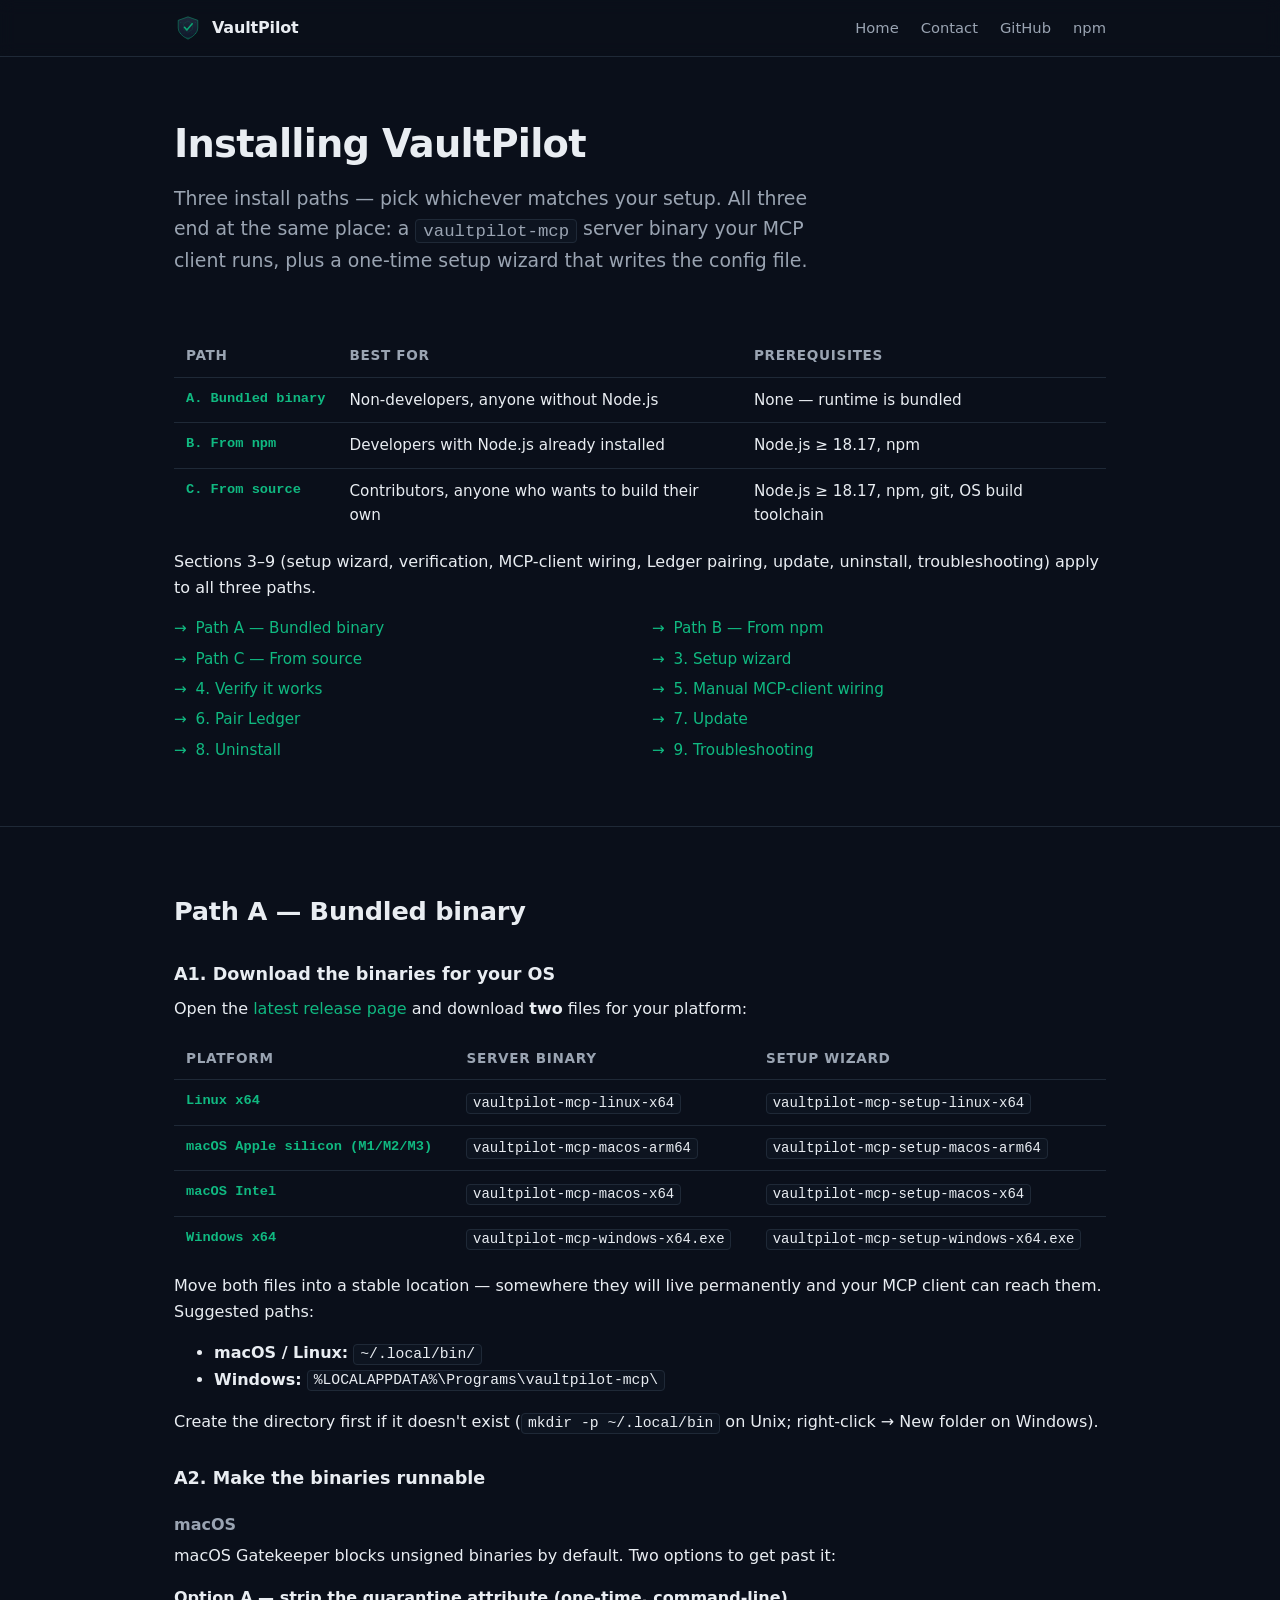
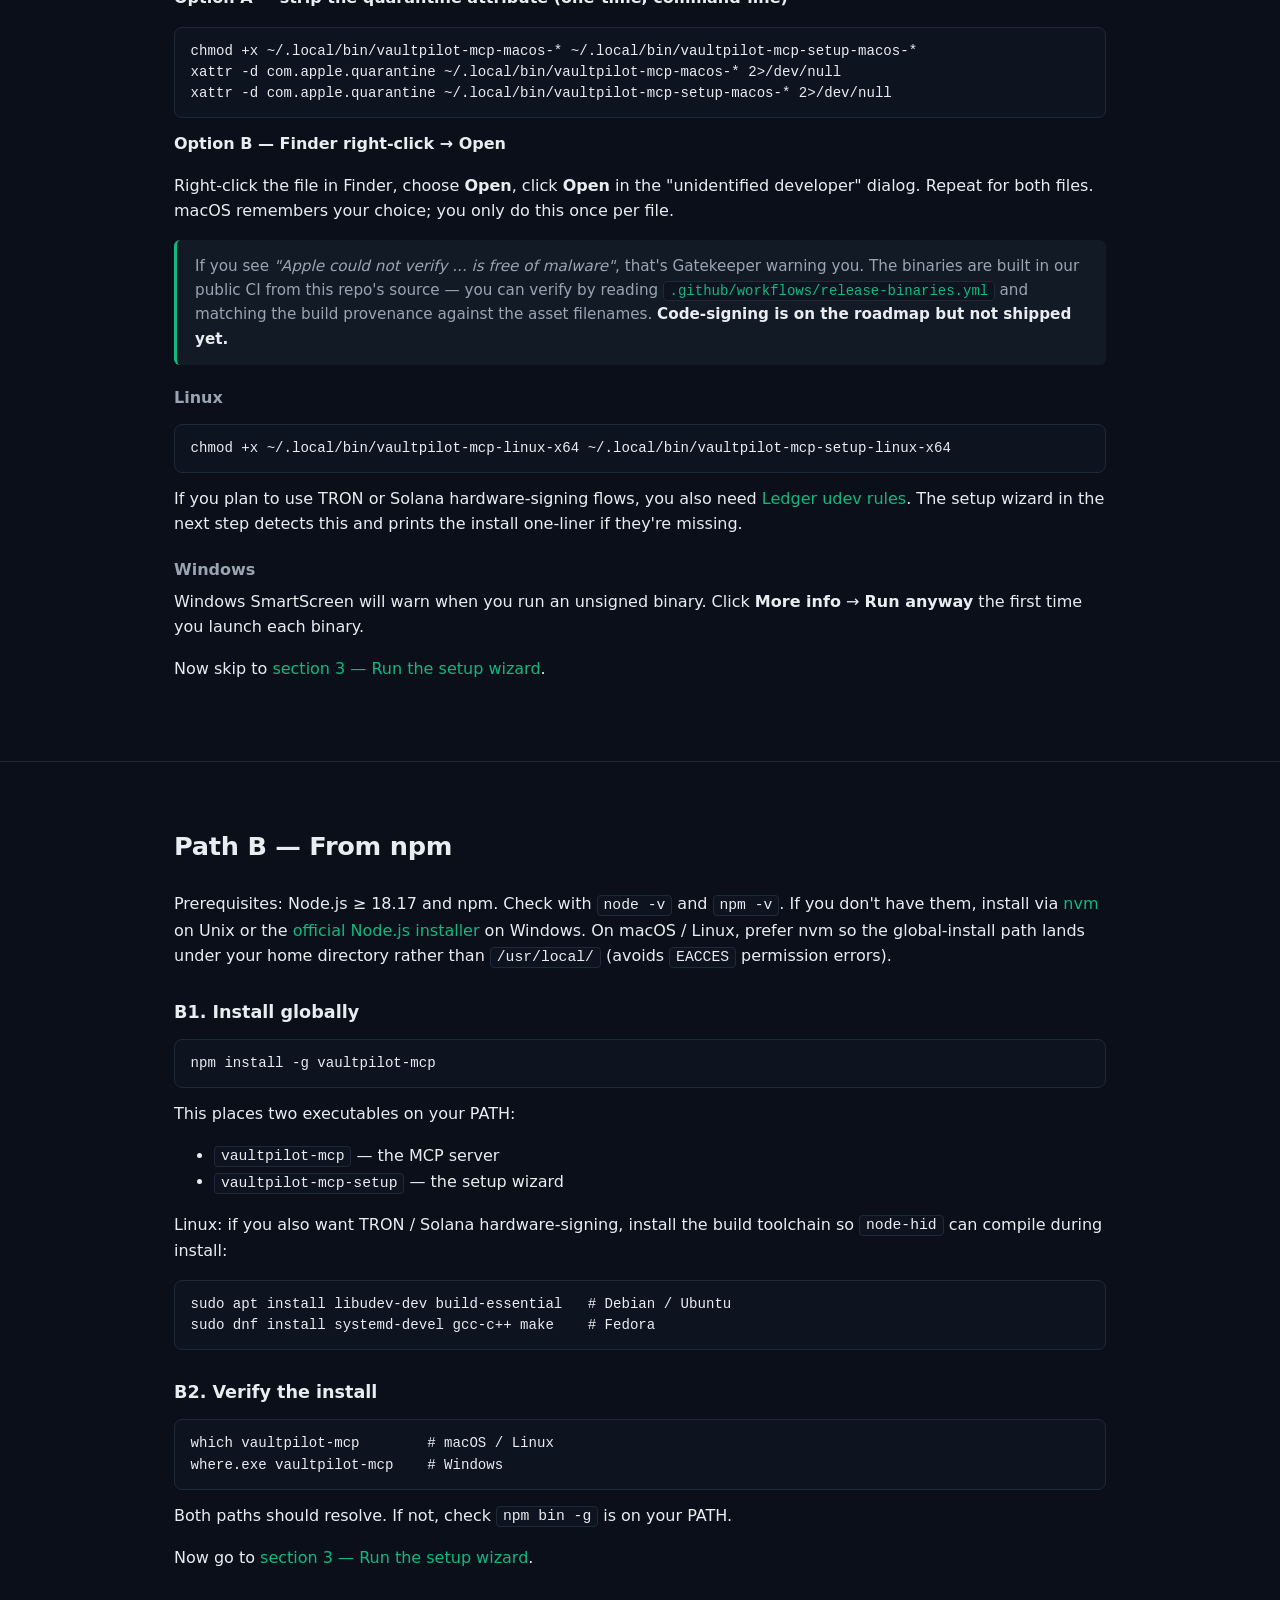
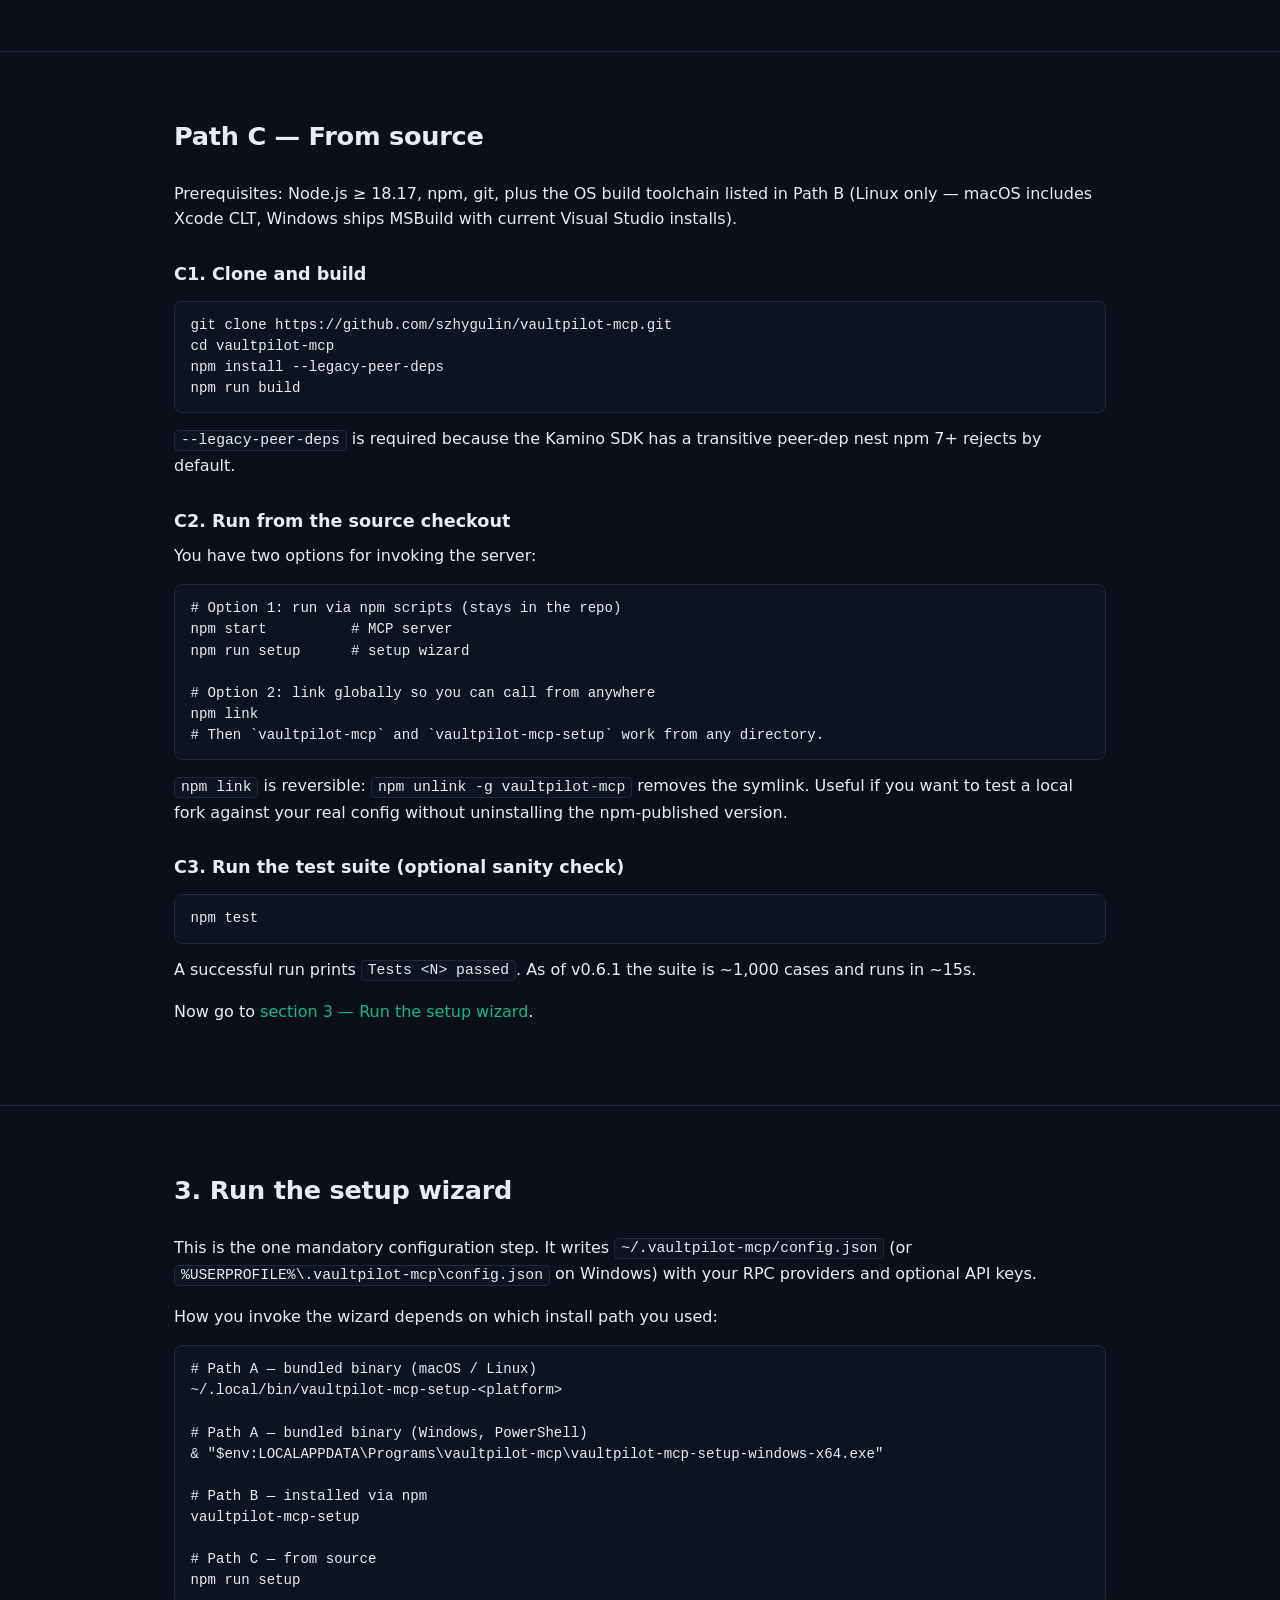
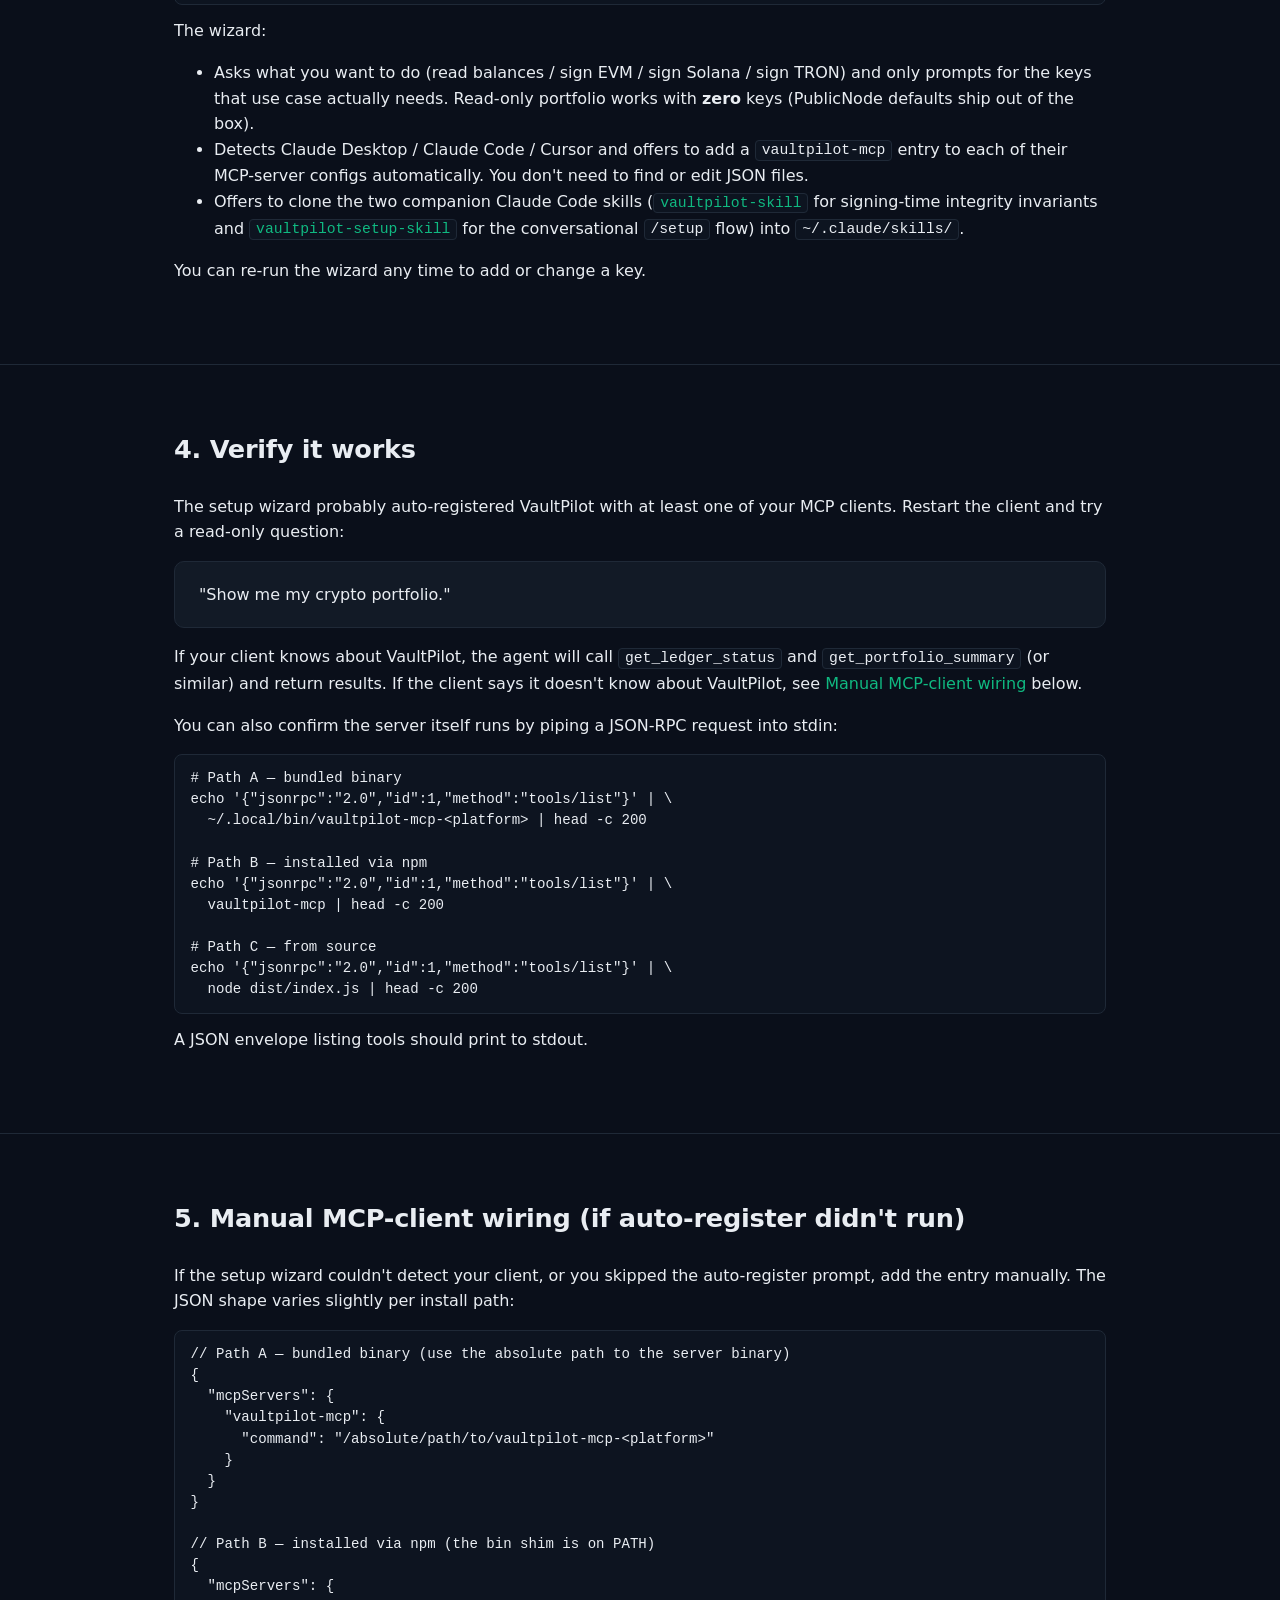
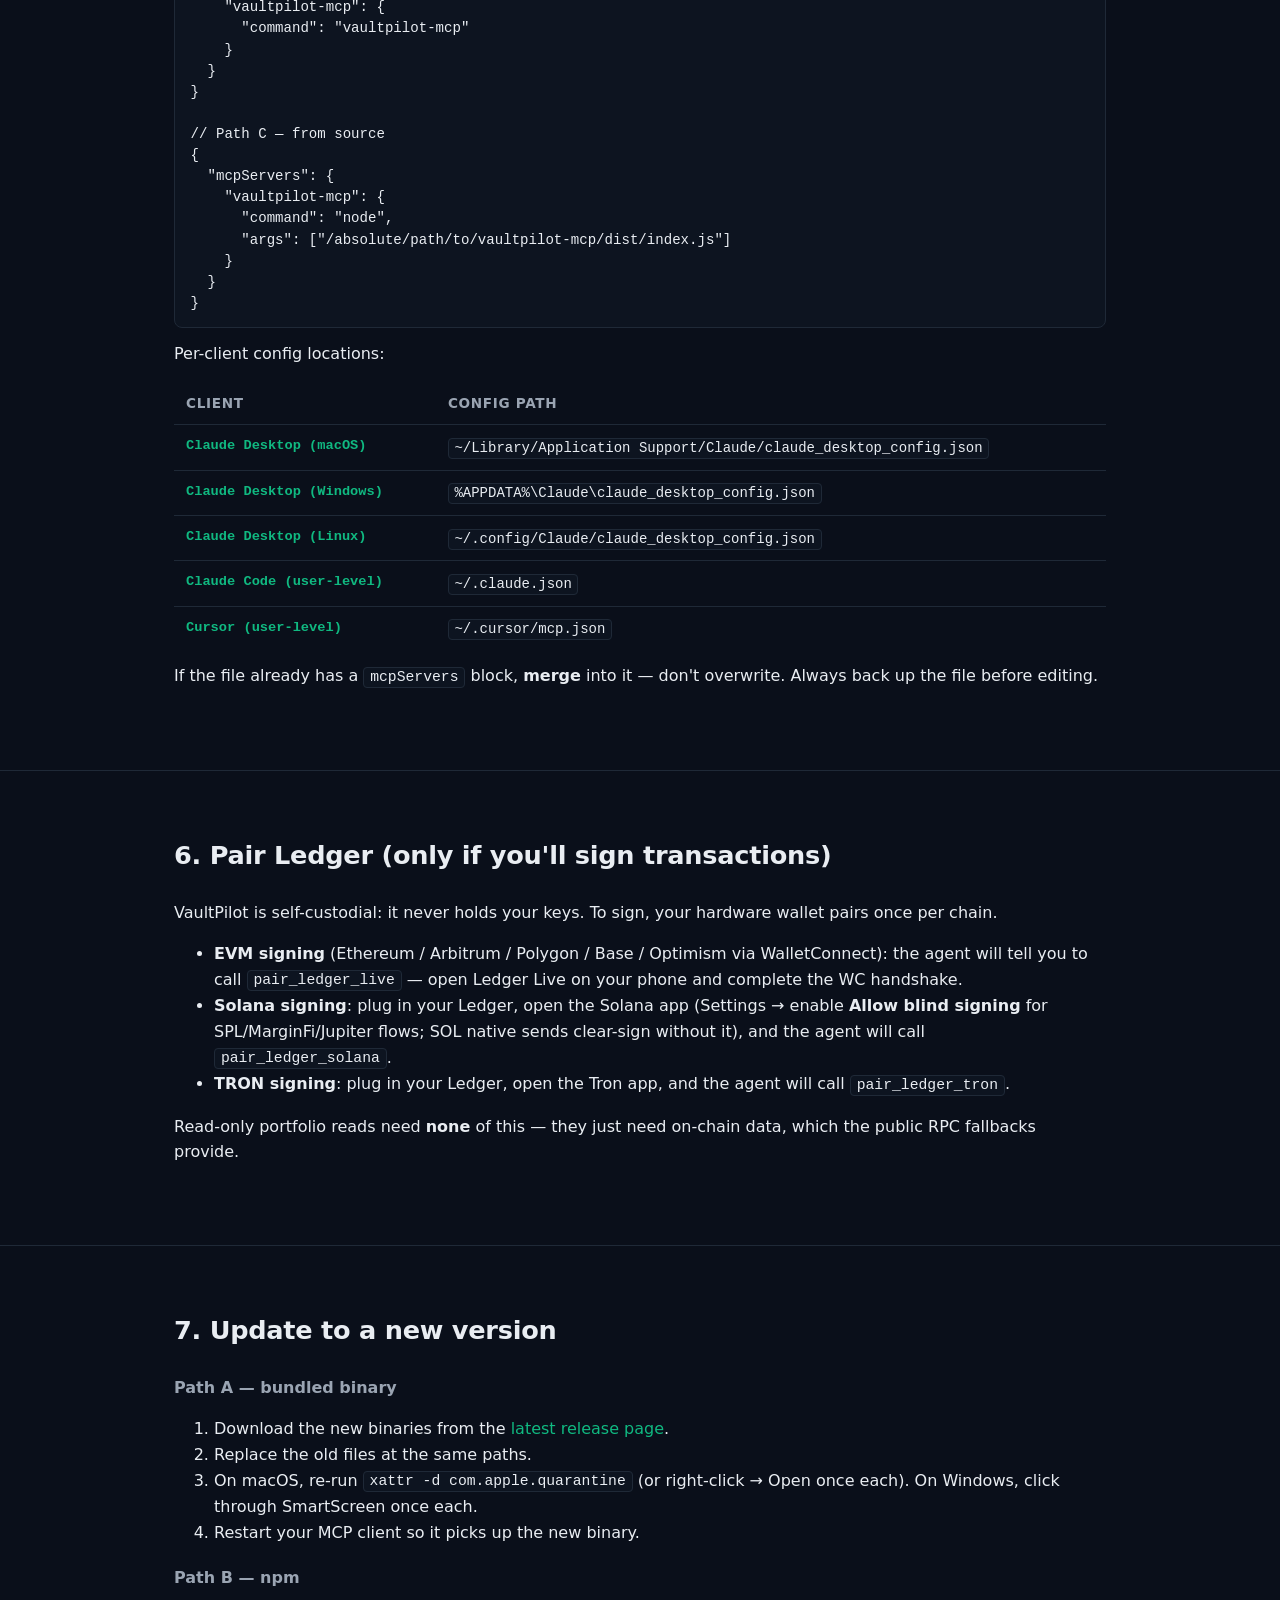
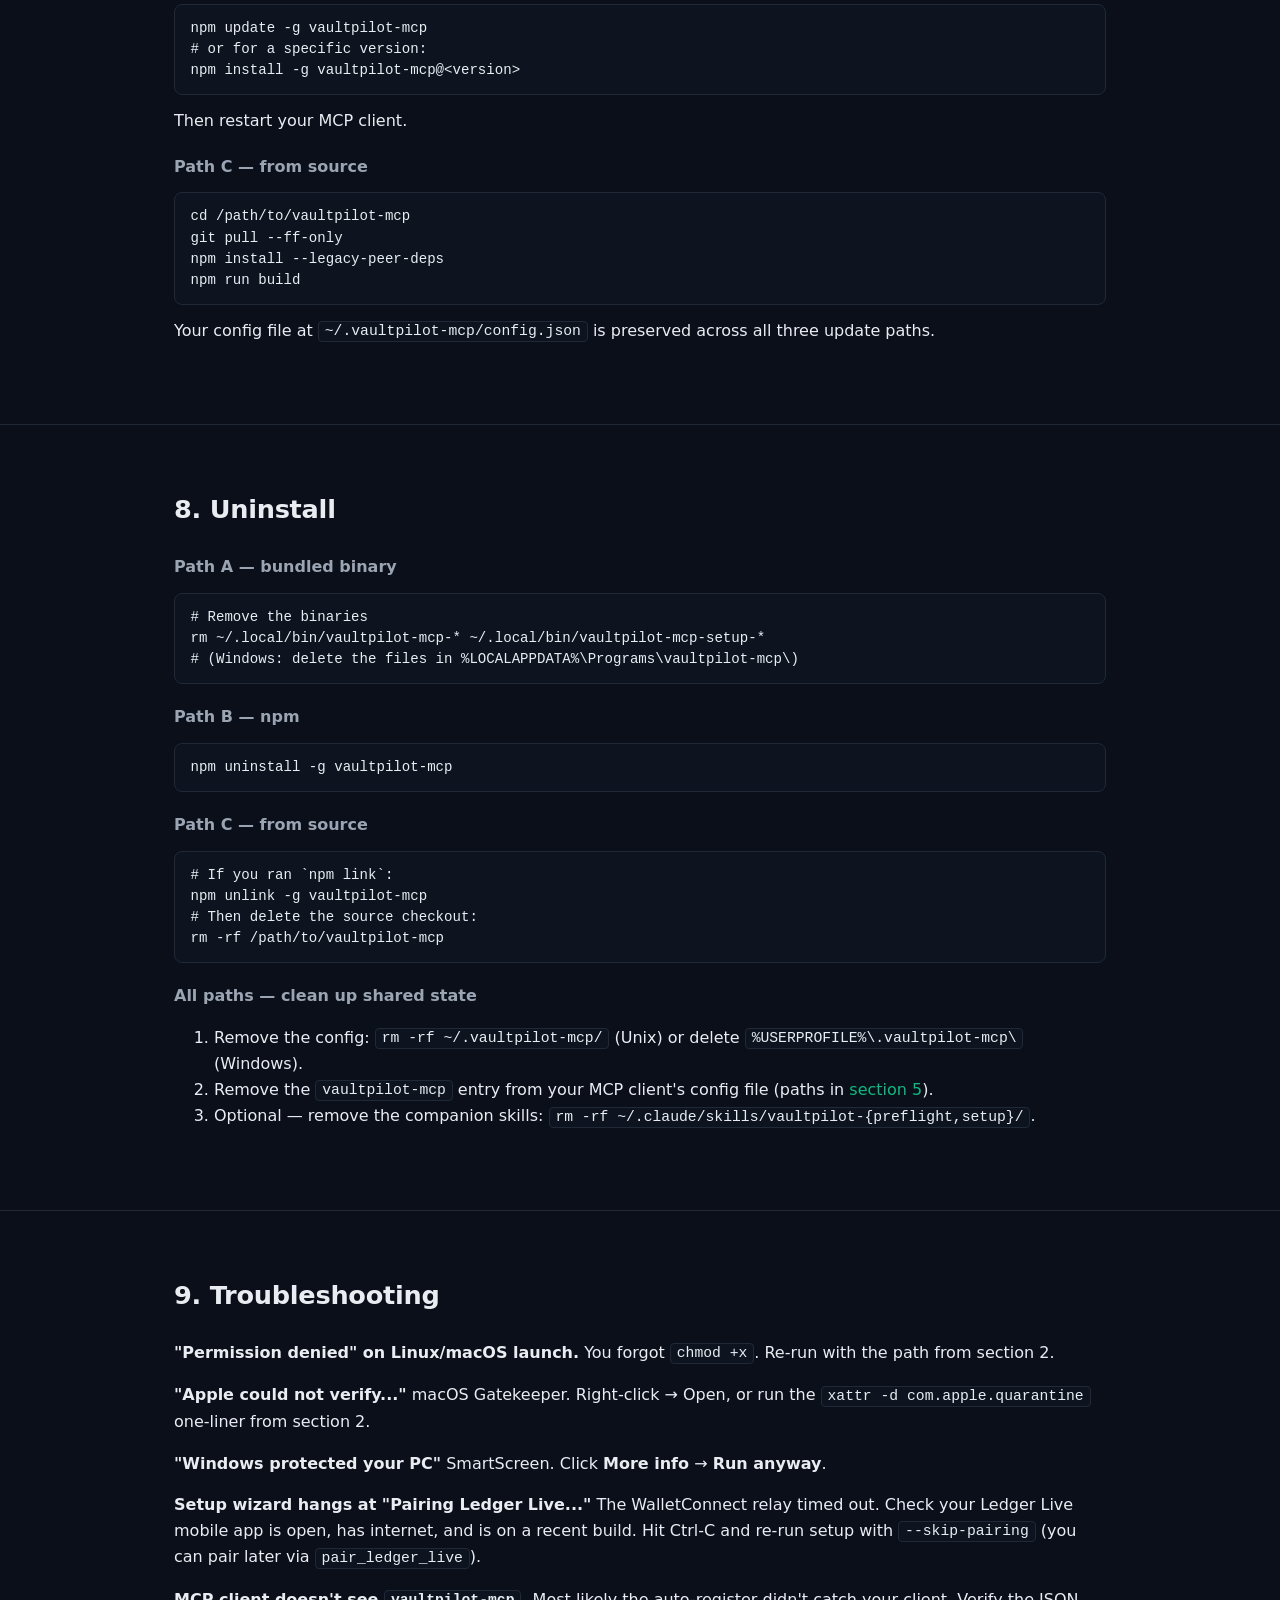
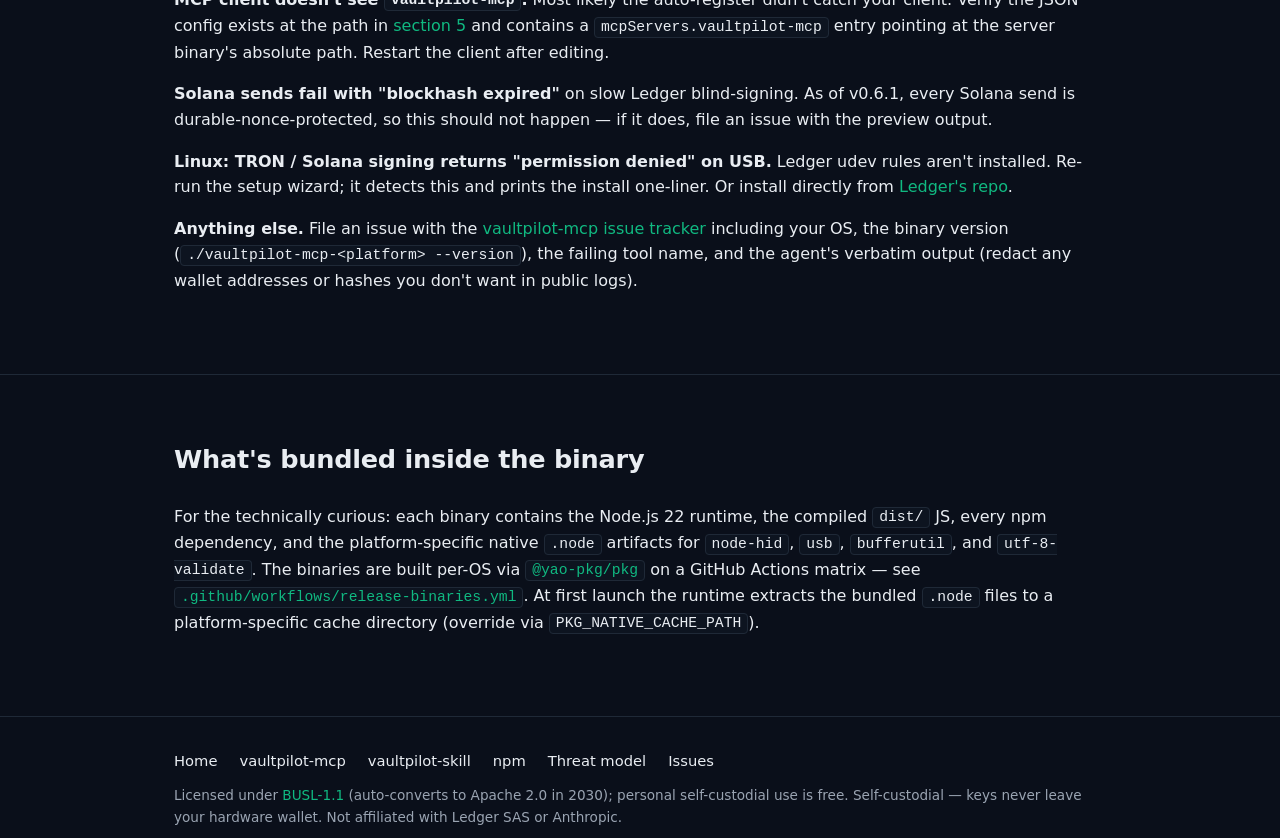
<file: install.html>
<!DOCTYPE html>
<html lang="en">
<head>
<meta charset="utf-8">
<meta name="viewport" content="width=device-width, initial-scale=1">
<title>Install VaultPilot — Setup guide for Claude / Cursor</title>
<meta name="description" content="Install VaultPilot MCP from a bundled binary, npm, or source. Setup wizard, Ledger pairing, MCP-client config for Claude Desktop / Claude Code / Cursor.">
<link rel="canonical" href="https://vaultpilot-mcp.ai/install.html">
<meta name="robots" content="index, follow">

<!-- Open Graph / Facebook -->
<meta property="og:type" content="article">
<meta property="og:site_name" content="VaultPilot">
<meta property="og:url" content="https://vaultpilot-mcp.ai/install.html">
<meta property="og:title" content="Install VaultPilot — Setup guide for Claude / Cursor">
<meta property="og:description" content="Install VaultPilot MCP from a bundled binary, npm, or source. Setup wizard, Ledger pairing, MCP-client config for Claude Desktop / Claude Code / Cursor.">
<meta property="og:image" content="https://vaultpilot-mcp.ai/og-card.png">
<meta property="og:image:width" content="1200">
<meta property="og:image:height" content="630">
<meta property="og:image:alt" content="VaultPilot — Safety first. Hardware-verified DeFi for AI agents. Emerald shield logo on dark background with the tagline alongside.">

<!-- Twitter card -->
<meta name="twitter:card" content="summary_large_image">
<meta name="twitter:title" content="Install VaultPilot — Setup guide for Claude / Cursor">
<meta name="twitter:description" content="Three install paths: bundled binary, npm, or source. Setup wizard handles RPC config + Ledger pairing + MCP-client auto-register.">
<meta name="twitter:image" content="https://vaultpilot-mcp.ai/og-card.png">

<link rel="icon" type="image/svg+xml" href="vaultpilot-v2-circuit.svg">
<link rel="icon" type="image/png" sizes="any" href="vaultpilot-v2-circuit.png">
<link rel="apple-touch-icon" href="vaultpilot-v2-circuit.png">
<meta name="theme-color" content="#10b981">
<link rel="stylesheet" href="styles.css">

<!-- Cloudflare Web Analytics — privacy-respecting, no cookies, no consent banner needed -->
<script defer src='https://static.cloudflareinsights.com/beacon.min.js' data-cf-beacon='{"token": "87253c60d56d4036a09b2410ffcee745"}'></script>

<!-- Structured data: HowTo for the install guide -->
<script type="application/ld+json">
{
  "@context": "https://schema.org",
  "@type": "HowTo",
  "name": "Install VaultPilot MCP",
  "description": "Three install paths for the VaultPilot MCP server, plus setup wizard and Ledger pairing.",
  "image": "https://vaultpilot-mcp.ai/vaultpilot-v2-circuit.png",
  "step": [
    { "@type": "HowToStep", "name": "Install", "text": "Pick one: bundled binary from GitHub releases, npm install -g vaultpilot-mcp, or build from source." },
    { "@type": "HowToStep", "name": "Run setup wizard", "text": "Run vaultpilot-mcp-setup. Configures RPC endpoints, optional API keys, and auto-registers the MCP server with Claude Desktop / Claude Code / Cursor." },
    { "@type": "HowToStep", "name": "Verify", "text": "Restart your MCP client and ask the agent to show your portfolio." },
    { "@type": "HowToStep", "name": "Pair Ledger", "text": "If you'll sign transactions, pair the Ledger device once per chain via pair_ledger_live (EVM), pair_ledger_solana, or pair_ledger_tron." }
  ]
}
</script>
</head>
<body>

<nav class="top">
  <div class="wrap row">
    <a class="brand" href="index.html">
      <img src="vaultpilot-v2-circuit.svg" alt="">
      <span>VaultPilot</span>
    </a>
    <span class="grow"></span>
    <a href="index.html">Home</a>
    <a href="index.html#contact">Contact</a>
    <a href="https://github.com/szhygulin/vaultpilot-mcp">GitHub</a>
    <a href="https://www.npmjs.com/package/vaultpilot-mcp">npm</a>
  </div>
</nav>

<header class="hero" style="padding-top:64px;padding-bottom:32px;">
  <div class="wrap">
    <h1>Installing VaultPilot</h1>
    <p class="lede">Three install paths — pick whichever matches your setup. All three end at the same place: a <code>vaultpilot-mcp</code> server binary your MCP client runs, plus a one-time setup wizard that writes the config file.</p>
  </div>
</header>

<section style="padding-top:0;border-top:none;">
  <div class="wrap">
    <table class="compact">
      <tr><th>Path</th><th>Best for</th><th>Prerequisites</th></tr>
      <tr><td>A. Bundled binary</td><td>Non-developers, anyone without Node.js</td><td>None — runtime is bundled</td></tr>
      <tr><td>B. From npm</td><td>Developers with Node.js already installed</td><td>Node.js ≥ 18.17, npm</td></tr>
      <tr><td>C. From source</td><td>Contributors, anyone who wants to build their own</td><td>Node.js ≥ 18.17, npm, git, OS build toolchain</td></tr>
    </table>
    <p>Sections 3–9 (setup wizard, verification, MCP-client wiring, Ledger pairing, update, uninstall, troubleshooting) apply to all three paths.</p>
    <ul class="toc">
      <li><a href="#path-a">Path A — Bundled binary</a></li>
      <li><a href="#path-b">Path B — From npm</a></li>
      <li><a href="#path-c">Path C — From source</a></li>
      <li><a href="#wizard">3. Setup wizard</a></li>
      <li><a href="#verify">4. Verify it works</a></li>
      <li><a href="#wiring">5. Manual MCP-client wiring</a></li>
      <li><a href="#pair">6. Pair Ledger</a></li>
      <li><a href="#update">7. Update</a></li>
      <li><a href="#uninstall">8. Uninstall</a></li>
      <li><a href="#troubleshoot">9. Troubleshooting</a></li>
    </ul>
  </div>
</section>

<section id="path-a">
  <div class="wrap">
    <h2>Path A — Bundled binary</h2>

    <h3>A1. Download the binaries for your OS</h3>
    <p>Open the <a href="https://github.com/szhygulin/vaultpilot-mcp/releases/latest">latest release page</a> and download <strong>two</strong> files for your platform:</p>
    <table class="compact">
      <tr><th>Platform</th><th>Server binary</th><th>Setup wizard</th></tr>
      <tr><td>Linux x64</td><td><code>vaultpilot-mcp-linux-x64</code></td><td><code>vaultpilot-mcp-setup-linux-x64</code></td></tr>
      <tr><td>macOS Apple silicon (M1/M2/M3)</td><td><code>vaultpilot-mcp-macos-arm64</code></td><td><code>vaultpilot-mcp-setup-macos-arm64</code></td></tr>
      <tr><td>macOS Intel</td><td><code>vaultpilot-mcp-macos-x64</code></td><td><code>vaultpilot-mcp-setup-macos-x64</code></td></tr>
      <tr><td>Windows x64</td><td><code>vaultpilot-mcp-windows-x64.exe</code></td><td><code>vaultpilot-mcp-setup-windows-x64.exe</code></td></tr>
    </table>
    <p>Move both files into a stable location — somewhere they will live permanently and your MCP client can reach them. Suggested paths:</p>
    <ul>
      <li><strong>macOS / Linux:</strong> <code>~/.local/bin/</code></li>
      <li><strong>Windows:</strong> <code>%LOCALAPPDATA%\Programs\vaultpilot-mcp\</code></li>
    </ul>
    <p>Create the directory first if it doesn't exist (<code>mkdir -p ~/.local/bin</code> on Unix; right-click → New folder on Windows).</p>

    <h3>A2. Make the binaries runnable</h3>

    <h4>macOS</h4>
    <p>macOS Gatekeeper blocks unsigned binaries by default. Two options to get past it:</p>
    <p><strong>Option A — strip the quarantine attribute (one-time, command-line)</strong></p>
    <pre><code>chmod +x ~/.local/bin/vaultpilot-mcp-macos-* ~/.local/bin/vaultpilot-mcp-setup-macos-*
xattr -d com.apple.quarantine ~/.local/bin/vaultpilot-mcp-macos-* 2>/dev/null
xattr -d com.apple.quarantine ~/.local/bin/vaultpilot-mcp-setup-macos-* 2>/dev/null</code></pre>
    <p><strong>Option B — Finder right-click → Open</strong></p>
    <p>Right-click the file in Finder, choose <strong>Open</strong>, click <strong>Open</strong> in the "unidentified developer" dialog. Repeat for both files. macOS remembers your choice; you only do this once per file.</p>
    <div class="callout">If you see <em>"Apple could not verify ... is free of malware"</em>, that's Gatekeeper warning you. The binaries are built in our public CI from this repo's source — you can verify by reading <a href="https://github.com/szhygulin/vaultpilot-mcp/blob/main/.github/workflows/release-binaries.yml"><code>.github/workflows/release-binaries.yml</code></a> and matching the build provenance against the asset filenames. <strong>Code-signing is on the roadmap but not shipped yet.</strong></div>

    <h4>Linux</h4>
    <pre><code>chmod +x ~/.local/bin/vaultpilot-mcp-linux-x64 ~/.local/bin/vaultpilot-mcp-setup-linux-x64</code></pre>
    <p>If you plan to use TRON or Solana hardware-signing flows, you also need <a href="https://github.com/LedgerHQ/udev-rules">Ledger udev rules</a>. The setup wizard in the next step detects this and prints the install one-liner if they're missing.</p>

    <h4>Windows</h4>
    <p>Windows SmartScreen will warn when you run an unsigned binary. Click <strong>More info</strong> → <strong>Run anyway</strong> the first time you launch each binary.</p>

    <p>Now skip to <a href="#wizard">section 3 — Run the setup wizard</a>.</p>
  </div>
</section>

<section id="path-b">
  <div class="wrap">
    <h2>Path B — From npm</h2>
    <p>Prerequisites: Node.js ≥ 18.17 and npm. Check with <code>node -v</code> and <code>npm -v</code>. If you don't have them, install via <a href="https://github.com/nvm-sh/nvm">nvm</a> on Unix or the <a href="https://nodejs.org/">official Node.js installer</a> on Windows. On macOS / Linux, prefer nvm so the global-install path lands under your home directory rather than <code>/usr/local/</code> (avoids <code>EACCES</code> permission errors).</p>

    <h3>B1. Install globally</h3>
    <pre><code>npm install -g vaultpilot-mcp</code></pre>
    <p>This places two executables on your PATH:</p>
    <ul>
      <li><code>vaultpilot-mcp</code> — the MCP server</li>
      <li><code>vaultpilot-mcp-setup</code> — the setup wizard</li>
    </ul>
    <p>Linux: if you also want TRON / Solana hardware-signing, install the build toolchain so <code>node-hid</code> can compile during install:</p>
    <pre><code>sudo apt install libudev-dev build-essential   # Debian / Ubuntu
sudo dnf install systemd-devel gcc-c++ make    # Fedora</code></pre>

    <h3>B2. Verify the install</h3>
    <pre><code>which vaultpilot-mcp        # macOS / Linux
where.exe vaultpilot-mcp    # Windows</code></pre>
    <p>Both paths should resolve. If not, check <code>npm bin -g</code> is on your PATH.</p>
    <p>Now go to <a href="#wizard">section 3 — Run the setup wizard</a>.</p>
  </div>
</section>

<section id="path-c">
  <div class="wrap">
    <h2>Path C — From source</h2>
    <p>Prerequisites: Node.js ≥ 18.17, npm, git, plus the OS build toolchain listed in Path B (Linux only — macOS includes Xcode CLT, Windows ships MSBuild with current Visual Studio installs).</p>

    <h3>C1. Clone and build</h3>
    <pre><code>git clone https://github.com/szhygulin/vaultpilot-mcp.git
cd vaultpilot-mcp
npm install --legacy-peer-deps
npm run build</code></pre>
    <p><code>--legacy-peer-deps</code> is required because the Kamino SDK has a transitive peer-dep nest npm 7+ rejects by default.</p>

    <h3>C2. Run from the source checkout</h3>
    <p>You have two options for invoking the server:</p>
    <pre><code># Option 1: run via npm scripts (stays in the repo)
npm start          # MCP server
npm run setup      # setup wizard

# Option 2: link globally so you can call from anywhere
npm link
# Then `vaultpilot-mcp` and `vaultpilot-mcp-setup` work from any directory.</code></pre>
    <p><code>npm link</code> is reversible: <code>npm unlink -g vaultpilot-mcp</code> removes the symlink. Useful if you want to test a local fork against your real config without uninstalling the npm-published version.</p>

    <h3>C3. Run the test suite (optional sanity check)</h3>
    <pre><code>npm test</code></pre>
    <p>A successful run prints <code>Tests &lt;N&gt; passed</code>. As of v0.6.1 the suite is ~1,000 cases and runs in ~15s.</p>
    <p>Now go to <a href="#wizard">section 3 — Run the setup wizard</a>.</p>
  </div>
</section>

<section id="wizard">
  <div class="wrap">
    <h2>3. Run the setup wizard</h2>
    <p>This is the one mandatory configuration step. It writes <code>~/.vaultpilot-mcp/config.json</code> (or <code>%USERPROFILE%\.vaultpilot-mcp\config.json</code> on Windows) with your RPC providers and optional API keys.</p>
    <p>How you invoke the wizard depends on which install path you used:</p>
    <pre><code># Path A — bundled binary (macOS / Linux)
~/.local/bin/vaultpilot-mcp-setup-&lt;platform&gt;

# Path A — bundled binary (Windows, PowerShell)
&amp; "$env:LOCALAPPDATA\Programs\vaultpilot-mcp\vaultpilot-mcp-setup-windows-x64.exe"

# Path B — installed via npm
vaultpilot-mcp-setup

# Path C — from source
npm run setup</code></pre>
    <p>The wizard:</p>
    <ul>
      <li>Asks what you want to do (read balances / sign EVM / sign Solana / sign TRON) and only prompts for the keys that use case actually needs. Read-only portfolio works with <strong>zero</strong> keys (PublicNode defaults ship out of the box).</li>
      <li>Detects Claude Desktop / Claude Code / Cursor and offers to add a <code>vaultpilot-mcp</code> entry to each of their MCP-server configs automatically. You don't need to find or edit JSON files.</li>
      <li>Offers to clone the two companion Claude Code skills (<a href="https://github.com/szhygulin/vaultpilot-skill"><code>vaultpilot-skill</code></a> for signing-time integrity invariants and <a href="https://github.com/szhygulin/vaultpilot-setup-skill"><code>vaultpilot-setup-skill</code></a> for the conversational <code>/setup</code> flow) into <code>~/.claude/skills/</code>.</li>
    </ul>
    <p>You can re-run the wizard any time to add or change a key.</p>
  </div>
</section>

<section id="verify">
  <div class="wrap">
    <h2>4. Verify it works</h2>
    <p>The setup wizard probably auto-registered VaultPilot with at least one of your MCP clients. Restart the client and try a read-only question:</p>
    <div class="panel">"Show me my crypto portfolio."</div>
    <p>If your client knows about VaultPilot, the agent will call <code>get_ledger_status</code> and <code>get_portfolio_summary</code> (or similar) and return results. If the client says it doesn't know about VaultPilot, see <a href="#wiring">Manual MCP-client wiring</a> below.</p>
    <p>You can also confirm the server itself runs by piping a JSON-RPC request into stdin:</p>
    <pre><code># Path A — bundled binary
echo '{"jsonrpc":"2.0","id":1,"method":"tools/list"}' | \
  ~/.local/bin/vaultpilot-mcp-&lt;platform&gt; | head -c 200

# Path B — installed via npm
echo '{"jsonrpc":"2.0","id":1,"method":"tools/list"}' | \
  vaultpilot-mcp | head -c 200

# Path C — from source
echo '{"jsonrpc":"2.0","id":1,"method":"tools/list"}' | \
  node dist/index.js | head -c 200</code></pre>
    <p>A JSON envelope listing tools should print to stdout.</p>
  </div>
</section>

<section id="wiring">
  <div class="wrap">
    <h2>5. Manual MCP-client wiring (if auto-register didn't run)</h2>
    <p>If the setup wizard couldn't detect your client, or you skipped the auto-register prompt, add the entry manually. The JSON shape varies slightly per install path:</p>
    <pre><code>// Path A — bundled binary (use the absolute path to the server binary)
{
  "mcpServers": {
    "vaultpilot-mcp": {
      "command": "/absolute/path/to/vaultpilot-mcp-&lt;platform&gt;"
    }
  }
}

// Path B — installed via npm (the bin shim is on PATH)
{
  "mcpServers": {
    "vaultpilot-mcp": {
      "command": "vaultpilot-mcp"
    }
  }
}

// Path C — from source
{
  "mcpServers": {
    "vaultpilot-mcp": {
      "command": "node",
      "args": ["/absolute/path/to/vaultpilot-mcp/dist/index.js"]
    }
  }
}</code></pre>
    <p>Per-client config locations:</p>
    <table class="compact">
      <tr><th>Client</th><th>Config path</th></tr>
      <tr><td>Claude Desktop (macOS)</td><td><code>~/Library/Application Support/Claude/claude_desktop_config.json</code></td></tr>
      <tr><td>Claude Desktop (Windows)</td><td><code>%APPDATA%\Claude\claude_desktop_config.json</code></td></tr>
      <tr><td>Claude Desktop (Linux)</td><td><code>~/.config/Claude/claude_desktop_config.json</code></td></tr>
      <tr><td>Claude Code (user-level)</td><td><code>~/.claude.json</code></td></tr>
      <tr><td>Cursor (user-level)</td><td><code>~/.cursor/mcp.json</code></td></tr>
    </table>
    <p>If the file already has a <code>mcpServers</code> block, <strong>merge</strong> into it — don't overwrite. Always back up the file before editing.</p>
  </div>
</section>

<section id="pair">
  <div class="wrap">
    <h2>6. Pair Ledger (only if you'll sign transactions)</h2>
    <p>VaultPilot is self-custodial: it never holds your keys. To sign, your hardware wallet pairs once per chain.</p>
    <ul>
      <li><strong>EVM signing</strong> (Ethereum / Arbitrum / Polygon / Base / Optimism via WalletConnect): the agent will tell you to call <code>pair_ledger_live</code> — open Ledger Live on your phone and complete the WC handshake.</li>
      <li><strong>Solana signing</strong>: plug in your Ledger, open the Solana app (Settings → enable <strong>Allow blind signing</strong> for SPL/MarginFi/Jupiter flows; SOL native sends clear-sign without it), and the agent will call <code>pair_ledger_solana</code>.</li>
      <li><strong>TRON signing</strong>: plug in your Ledger, open the Tron app, and the agent will call <code>pair_ledger_tron</code>.</li>
    </ul>
    <p>Read-only portfolio reads need <strong>none</strong> of this — they just need on-chain data, which the public RPC fallbacks provide.</p>
  </div>
</section>

<section id="update">
  <div class="wrap">
    <h2>7. Update to a new version</h2>

    <h4>Path A — bundled binary</h4>
    <ol>
      <li>Download the new binaries from the <a href="https://github.com/szhygulin/vaultpilot-mcp/releases/latest">latest release page</a>.</li>
      <li>Replace the old files at the same paths.</li>
      <li>On macOS, re-run <code>xattr -d com.apple.quarantine</code> (or right-click → Open once each). On Windows, click through SmartScreen once each.</li>
      <li>Restart your MCP client so it picks up the new binary.</li>
    </ol>

    <h4>Path B — npm</h4>
    <pre><code>npm update -g vaultpilot-mcp
# or for a specific version:
npm install -g vaultpilot-mcp@&lt;version&gt;</code></pre>
    <p>Then restart your MCP client.</p>

    <h4>Path C — from source</h4>
    <pre><code>cd /path/to/vaultpilot-mcp
git pull --ff-only
npm install --legacy-peer-deps
npm run build</code></pre>
    <p>Your config file at <code>~/.vaultpilot-mcp/config.json</code> is preserved across all three update paths.</p>
  </div>
</section>

<section id="uninstall">
  <div class="wrap">
    <h2>8. Uninstall</h2>

    <h4>Path A — bundled binary</h4>
    <pre><code># Remove the binaries
rm ~/.local/bin/vaultpilot-mcp-* ~/.local/bin/vaultpilot-mcp-setup-*
# (Windows: delete the files in %LOCALAPPDATA%\Programs\vaultpilot-mcp\)</code></pre>

    <h4>Path B — npm</h4>
    <pre><code>npm uninstall -g vaultpilot-mcp</code></pre>

    <h4>Path C — from source</h4>
    <pre><code># If you ran `npm link`:
npm unlink -g vaultpilot-mcp
# Then delete the source checkout:
rm -rf /path/to/vaultpilot-mcp</code></pre>

    <h4>All paths — clean up shared state</h4>
    <ol>
      <li>Remove the config: <code>rm -rf ~/.vaultpilot-mcp/</code> (Unix) or delete <code>%USERPROFILE%\.vaultpilot-mcp\</code> (Windows).</li>
      <li>Remove the <code>vaultpilot-mcp</code> entry from your MCP client's config file (paths in <a href="#wiring">section 5</a>).</li>
      <li>Optional — remove the companion skills: <code>rm -rf ~/.claude/skills/vaultpilot-{preflight,setup}/</code>.</li>
    </ol>
  </div>
</section>

<section id="troubleshoot">
  <div class="wrap">
    <h2>9. Troubleshooting</h2>
    <p><strong>"Permission denied" on Linux/macOS launch.</strong> You forgot <code>chmod +x</code>. Re-run with the path from section 2.</p>
    <p><strong>"Apple could not verify..."</strong> macOS Gatekeeper. Right-click → Open, or run the <code>xattr -d com.apple.quarantine</code> one-liner from section 2.</p>
    <p><strong>"Windows protected your PC"</strong> SmartScreen. Click <strong>More info</strong> → <strong>Run anyway</strong>.</p>
    <p><strong>Setup wizard hangs at "Pairing Ledger Live..."</strong> The WalletConnect relay timed out. Check your Ledger Live mobile app is open, has internet, and is on a recent build. Hit Ctrl-C and re-run setup with <code>--skip-pairing</code> (you can pair later via <code>pair_ledger_live</code>).</p>
    <p><strong>MCP client doesn't see <code>vaultpilot-mcp</code>.</strong> Most likely the auto-register didn't catch your client. Verify the JSON config exists at the path in <a href="#wiring">section 5</a> and contains a <code>mcpServers.vaultpilot-mcp</code> entry pointing at the server binary's absolute path. Restart the client after editing.</p>
    <p><strong>Solana sends fail with "blockhash expired"</strong> on slow Ledger blind-signing. As of v0.6.1, every Solana send is durable-nonce-protected, so this should not happen — if it does, file an issue with the preview output.</p>
    <p><strong>Linux: TRON / Solana signing returns "permission denied" on USB.</strong> Ledger udev rules aren't installed. Re-run the setup wizard; it detects this and prints the install one-liner. Or install directly from <a href="https://github.com/LedgerHQ/udev-rules">Ledger's repo</a>.</p>
    <p><strong>Anything else.</strong> File an issue with the <a href="https://github.com/szhygulin/vaultpilot-mcp/issues">vaultpilot-mcp issue tracker</a> including your OS, the binary version (<code>./vaultpilot-mcp-&lt;platform&gt; --version</code>), the failing tool name, and the agent's verbatim output (redact any wallet addresses or hashes you don't want in public logs).</p>
  </div>
</section>

<section>
  <div class="wrap">
    <h2>What's bundled inside the binary</h2>
    <p>For the technically curious: each binary contains the Node.js 22 runtime, the compiled <code>dist/</code> JS, every npm dependency, and the platform-specific native <code>.node</code> artifacts for <code>node-hid</code>, <code>usb</code>, <code>bufferutil</code>, and <code>utf-8-validate</code>. The binaries are built per-OS via <a href="https://github.com/yao-pkg/pkg"><code>@yao-pkg/pkg</code></a> on a GitHub Actions matrix — see <a href="https://github.com/szhygulin/vaultpilot-mcp/blob/main/.github/workflows/release-binaries.yml"><code>.github/workflows/release-binaries.yml</code></a>. At first launch the runtime extracts the bundled <code>.node</code> files to a platform-specific cache directory (override via <code>PKG_NATIVE_CACHE_PATH</code>).</p>
  </div>
</section>

<footer>
  <div class="wrap">
    <div class="links">
      <a href="index.html">Home</a>
      <a href="https://github.com/szhygulin/vaultpilot-mcp">vaultpilot-mcp</a>
      <a href="https://github.com/szhygulin/vaultpilot-skill">vaultpilot-skill</a>
      <a href="https://www.npmjs.com/package/vaultpilot-mcp">npm</a>
      <a href="https://github.com/szhygulin/vaultpilot-mcp/blob/main/SECURITY.md">Threat model</a>
      <a href="https://github.com/szhygulin/vaultpilot-mcp/issues">Issues</a>
    </div>
    <div class="fineprint">Licensed under <a href="https://github.com/szhygulin/vaultpilot-mcp/blob/main/LICENSE">BUSL-1.1</a> (auto-converts to Apache 2.0 in 2030); personal self-custodial use is free. Self-custodial — keys never leave your hardware wallet. Not affiliated with Ledger SAS or Anthropic.</div>
  </div>
</footer>

</body>
</html>
</file>
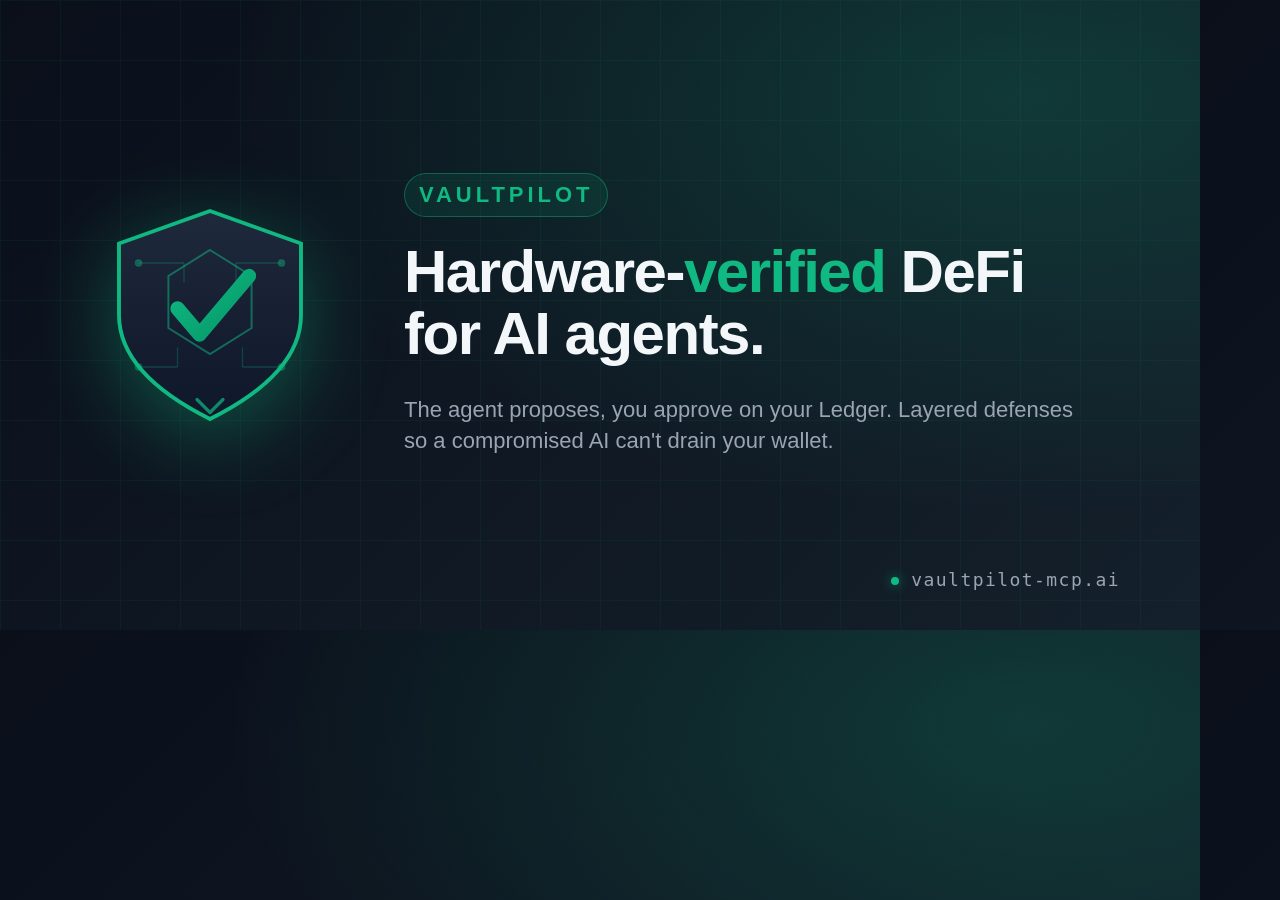
<file: og-card.html>
<!DOCTYPE html>
<html lang="en">
<head>
<meta charset="utf-8">
<meta name="robots" content="noindex,nofollow">
<title>VaultPilot OG card source</title>
<style>
  * { box-sizing: border-box; margin: 0; padding: 0; }
  html, body {
    width: 1200px;
    height: 630px;
    overflow: hidden;
    background:
      radial-gradient(ellipse at 85% 15%, rgba(16,185,129,0.20), transparent 55%),
      linear-gradient(135deg, #0a0f1a 0%, #14202b 100%);
    color: #e9edf2;
    font-family: -apple-system, BlinkMacSystemFont, "Segoe UI", "Helvetica Neue", Arial, sans-serif;
    -webkit-font-smoothing: antialiased;
    position: relative;
  }
  /* Subtle circuit-grid background pattern echoing the logo */
  .grid {
    position: absolute;
    inset: 0;
    opacity: 0.06;
    background-image:
      linear-gradient(to right, #10b981 1px, transparent 1px),
      linear-gradient(to bottom, #10b981 1px, transparent 1px);
    background-size: 60px 60px;
  }
  .wrap {
    position: relative;
    width: 100%;
    height: 100%;
    padding: 72px 80px;
    display: flex;
    align-items: center;
    gap: 64px;
  }
  .logo { width: 260px; height: 260px; flex-shrink: 0; filter: drop-shadow(0 18px 42px rgba(16,185,129,0.4)); }
  .copy { flex: 1; padding-right: 40px; }
  .brand {
    display: inline-flex;
    align-items: center;
    gap: 10px;
    font-size: 22px;
    font-weight: 600;
    letter-spacing: 0.18em;
    text-transform: uppercase;
    color: #10b981;
    margin-bottom: 24px;
    padding: 8px 14px;
    border: 1px solid rgba(16,185,129,0.4);
    background: rgba(16,185,129,0.1);
    border-radius: 999px;
  }
  .tagline {
    font-size: 60px;
    font-weight: 800;
    line-height: 1.04;
    letter-spacing: -0.025em;
    margin-bottom: 28px;
    color: #f4f7fa;
  }
  .tagline .accent { color: #10b981; }
  .sub {
    font-size: 22px;
    color: #9aa4b2;
    line-height: 1.45;
    max-width: 720px;
    font-weight: 400;
  }
  .url {
    position: absolute;
    bottom: 40px;
    right: 80px;
    font-size: 18px;
    color: #9aa4b2;
    letter-spacing: 0.08em;
    font-family: ui-monospace, "SF Mono", Menlo, Consolas, monospace;
  }
  .url::before {
    content: "";
    display: inline-block;
    width: 8px;
    height: 8px;
    border-radius: 50%;
    background: #10b981;
    margin-right: 12px;
    vertical-align: middle;
    box-shadow: 0 0 12px rgba(16,185,129,0.7);
  }
</style>
</head>
<body>
<div class="grid"></div>
<div class="wrap">
  <svg class="logo" viewBox="0 0 200 200" xmlns="http://www.w3.org/2000/svg">
    <defs>
      <linearGradient id="shieldG" x1="0%" y1="0%" x2="0%" y2="100%">
        <stop offset="0%" style="stop-color:#1e293b;stop-opacity:1"/>
        <stop offset="100%" style="stop-color:#0f172a;stop-opacity:1"/>
      </linearGradient>
      <linearGradient id="checkG" x1="0%" y1="0%" x2="100%" y2="100%">
        <stop offset="0%" style="stop-color:#10b981;stop-opacity:1"/>
        <stop offset="100%" style="stop-color:#059669;stop-opacity:1"/>
      </linearGradient>
    </defs>
    <path d="M 100 20 L 170 45 L 170 100 Q 170 145, 100 180 Q 30 145, 30 100 L 30 45 Z" fill="url(#shieldG)" stroke="#10b981" stroke-width="3"/>
    <g stroke="#10b981" stroke-width="1" stroke-opacity="0.25" fill="none">
      <line x1="45" y1="60" x2="80" y2="60"/>
      <line x1="120" y1="60" x2="155" y2="60"/>
      <line x1="45" y1="140" x2="75" y2="140"/>
      <line x1="125" y1="140" x2="155" y2="140"/>
      <line x1="80" y1="60" x2="80" y2="75"/>
      <line x1="120" y1="60" x2="120" y2="75"/>
      <line x1="75" y1="140" x2="75" y2="125"/>
      <line x1="125" y1="140" x2="125" y2="125"/>
      <circle cx="45" cy="60" r="2.5" fill="#10b981" fill-opacity="0.4"/>
      <circle cx="155" cy="60" r="2.5" fill="#10b981" fill-opacity="0.4"/>
      <circle cx="45" cy="140" r="2.5" fill="#10b981" fill-opacity="0.4"/>
      <circle cx="155" cy="140" r="2.5" fill="#10b981" fill-opacity="0.4"/>
    </g>
    <path d="M 100 50 L 132 70 L 132 110 L 100 130 L 68 110 L 68 70 Z" fill="none" stroke="#10b981" stroke-width="1.5" stroke-opacity="0.5"/>
    <path d="M 75 95 L 92 115 L 130 70" fill="none" stroke="url(#checkG)" stroke-width="11" stroke-linecap="round" stroke-linejoin="round"/>
    <path d="M 90 165 L 100 175 L 110 165" fill="none" stroke="#10b981" stroke-width="2.5" stroke-linecap="round" stroke-linejoin="round" stroke-opacity="0.7"/>
  </svg>
  <div class="copy">
    <div class="brand">VaultPilot</div>
    <div class="tagline">Hardware-<span class="accent">verified</span> DeFi<br>for AI agents.</div>
    <div class="sub">The agent proposes, you approve on your Ledger. Layered defenses so a compromised AI can't drain your wallet.</div>
  </div>
</div>
<div class="url">vaultpilot-mcp.ai</div>
</body>
</html>
</file>
<file: styles.css>
:root {
  /* Palette tuned to harmonize with the shield logo (slate base + emerald accent). */
  --bg: #0a0f1a;
  --bg-elev: #121a26;
  --bg-glow: #0e1722;
  --fg: #e9edf2;
  --fg-dim: #9aa4b2;
  --accent: #10b981;       /* emerald — primary, matches logo checkmark */
  --accent-bright: #34d399;
  --accent-dim: #059669;
  --accent-soft: rgba(16, 185, 129, 0.15);
  --rule: #1f2937;
  --code-bg: #0d1420;
  --good: #34d399;
  --bad: #e25656;
  --max: 980px;
}
body {
  /* Subtle radial wash echoing the shield's gradient — keeps the page from feeling flat without competing with the logo. */
  background:
    radial-gradient(ellipse at top, rgba(16,185,129,0.08), transparent 60%),
    var(--bg);
  background-attachment: fixed;
}
* { box-sizing: border-box; }
html, body {
  margin: 0;
  padding: 0;
  background: var(--bg);
  color: var(--fg);
  font-family: -apple-system, BlinkMacSystemFont, "Segoe UI", Inter, system-ui, sans-serif;
  line-height: 1.6;
  -webkit-font-smoothing: antialiased;
}
a { color: var(--accent); text-decoration: none; }
a:hover { text-decoration: underline; }
code {
  font-family: ui-monospace, SFMono-Regular, Menlo, Consolas, monospace;
  background: var(--code-bg);
  padding: 0.1em 0.4em;
  border-radius: 4px;
  font-size: 0.92em;
  border: 1px solid var(--rule);
}
pre {
  background: var(--code-bg);
  padding: 1em 1.2em;
  border-radius: 8px;
  border: 1px solid var(--rule);
  overflow-x: auto;
  line-height: 1.5;
}
pre code { background: transparent; padding: 0; border: none; font-size: 0.88rem; }
.wrap { max-width: var(--max); margin: 0 auto; padding: 0 24px; }
section { padding: 64px 0; border-top: 1px solid var(--rule); }
section:first-of-type { border-top: none; }
h1 { font-size: 2.4rem; line-height: 1.2; margin: 0 0 16px; letter-spacing: -0.02em; }
h2 { font-size: 1.6rem; margin: 0 0 24px; letter-spacing: -0.01em; }
h3 { font-size: 1.1rem; margin: 28px 0 8px; }
h4 { font-size: 1rem; margin: 20px 0 6px; color: var(--fg-dim); font-weight: 600; }
p { margin: 0 0 16px; }
.lede { font-size: 1.18rem; color: var(--fg-dim); max-width: 640px; }

/* Top nav (used on every page) */
nav.top {
  border-bottom: 1px solid var(--rule);
  padding: 14px 0;
  font-size: 0.92rem;
  background: rgba(10, 15, 26, 0.6);
  backdrop-filter: blur(8px);
  -webkit-backdrop-filter: blur(8px);
  position: sticky;
  top: 0;
  z-index: 10;
}
nav.top .row { display: flex; gap: 22px; align-items: center; }
nav.top a { color: var(--fg-dim); }
nav.top a:hover { color: var(--fg); text-decoration: none; }
nav.top a.brand {
  display: inline-flex;
  align-items: center;
  gap: 10px;
  color: var(--fg);
  font-weight: 700;
  letter-spacing: -0.01em;
  font-size: 1rem;
}
nav.top a.brand img { width: 28px; height: 28px; display: block; }
nav.top a.brand:hover { color: var(--accent); }
nav.top .grow { flex: 1; }

/* Hero */
header.hero { padding: 80px 0 64px; }
.hero-grid {
  display: grid;
  grid-template-columns: 180px 1fr;
  gap: 40px;
  align-items: center;
}
.hero-grid .logo-mark {
  width: 180px;
  height: 180px;
  filter: drop-shadow(0 12px 32px rgba(16, 185, 129, 0.25));
}
@media (max-width: 700px) {
  .hero-grid { grid-template-columns: 1fr; gap: 24px; text-align: left; }
  .hero-grid .logo-mark { width: 96px; height: 96px; }
}
.badge {
  display: inline-block;
  font-size: 0.78rem;
  letter-spacing: 0.08em;
  text-transform: uppercase;
  color: var(--accent);
  border: 1px solid var(--accent-dim);
  background: var(--accent-soft);
  padding: 4px 10px;
  border-radius: 999px;
  margin-bottom: 20px;
}
.cta-row { margin-top: 32px; display: flex; gap: 12px; flex-wrap: wrap; }
.btn {
  display: inline-block;
  padding: 12px 22px;
  border-radius: 8px;
  font-weight: 600;
  border: 1px solid transparent;
  transition: background 0.15s, border-color 0.15s;
}
.btn-primary { background: var(--accent); color: #04150e; }
.btn-primary:hover { background: var(--accent-bright); text-decoration: none; }
.btn-secondary { background: transparent; border-color: var(--rule); color: var(--fg); }
.btn-secondary:hover { border-color: var(--fg-dim); text-decoration: none; }

/* Panels & callouts */
.panel {
  background: var(--bg-elev);
  border: 1px solid var(--rule);
  border-radius: 10px;
  padding: 20px 24px;
  margin: 16px 0;
}
.callout {
  border-left: 3px solid var(--accent);
  background: var(--bg-elev);
  padding: 14px 18px;
  border-radius: 6px;
  margin: 16px 0;
  color: var(--fg-dim);
  font-size: 0.95rem;
}
.callout strong { color: var(--fg); }

/* How-it-works flow (home) — 4 steps */
.flow {
  display: grid;
  grid-template-columns: repeat(4, 1fr);
  gap: 16px;
  margin-top: 28px;
}
@media (max-width: 1000px) { .flow { grid-template-columns: repeat(2, 1fr); } }
.flow .step {
  background: var(--bg-elev);
  border: 1px solid var(--rule);
  border-radius: 10px;
  padding: 20px 22px;
}
.flow .step:hover { border-color: var(--accent-dim); transform: translateY(-2px); transition: all 0.2s; }
.flow .step .num {
  color: var(--accent);
  font-family: ui-monospace, monospace;
  font-size: 0.85rem;
  letter-spacing: 0.1em;
  margin-bottom: 8px;
}
.flow .step h3 { margin: 0 0 6px; font-size: 1rem; }
.flow .step p { margin: 0; color: var(--fg-dim); font-size: 0.94rem; }
@media (max-width: 700px) { .flow { grid-template-columns: 1fr; } }

/* Tables */
table.coverage, table.compact {
  width: 100%;
  border-collapse: collapse;
  font-size: 0.95rem;
  margin: 12px 0;
}
table.coverage th, table.coverage td,
table.compact th, table.compact td {
  text-align: left;
  padding: 10px 12px;
  border-bottom: 1px solid var(--rule);
  vertical-align: top;
}
table.coverage th, table.compact th {
  color: var(--fg-dim);
  font-weight: 600;
  font-size: 0.85rem;
  text-transform: uppercase;
  letter-spacing: 0.05em;
}
table.coverage tr:last-child td,
table.compact tr:last-child td { border-bottom: none; }
table.coverage td.label { white-space: nowrap; color: var(--accent); font-weight: 600; }
table.compact td:first-child { white-space: nowrap; color: var(--accent); font-weight: 600; font-family: ui-monospace, monospace; font-size: 0.9em; }

/* Defense list */
ul.defenses {
  list-style: none;
  padding: 0;
  margin: 16px 0 0;
  display: grid;
  grid-template-columns: 1fr 1fr;
  gap: 10px 24px;
}
ul.defenses li {
  padding-left: 24px;
  position: relative;
  color: var(--fg-dim);
  font-size: 0.95rem;
}
ul.defenses li::before {
  content: "✓";
  position: absolute;
  left: 0;
  color: var(--good);
  font-weight: 700;
}
ul.defenses li strong { color: var(--fg); font-weight: 600; }
@media (max-width: 700px) { ul.defenses { grid-template-columns: 1fr; } }

/* Video embed */
.video-frame {
  margin-top: 24px;
  background: var(--bg-elev);
  border: 1px solid var(--rule);
  border-radius: 10px;
  padding: 6px;
  overflow: hidden;
}
.video-frame video {
  display: block;
  width: 100%;
  height: auto;
  border-radius: 6px;
  background: #000;
}
/* Contact form */
.contact-form {
  display: grid;
  gap: 14px;
  max-width: 560px;
  margin-top: 24px;
}
.contact-form label {
  display: grid;
  gap: 6px;
  color: var(--fg-dim);
  font-size: 0.88rem;
  letter-spacing: 0.02em;
}
.contact-form input,
.contact-form textarea {
  width: 100%;
  background: var(--code-bg);
  border: 1px solid var(--rule);
  border-radius: 8px;
  padding: 10px 14px;
  color: var(--fg);
  font: inherit;
  font-size: 0.95rem;
  transition: border-color 0.15s, box-shadow 0.15s;
}
.contact-form input:focus,
.contact-form textarea:focus {
  outline: none;
  border-color: var(--accent);
  box-shadow: 0 0 0 3px var(--accent-soft);
}
.contact-form textarea { min-height: 140px; resize: vertical; line-height: 1.5; }
.contact-form button {
  justify-self: start;
  cursor: pointer;
  font-family: inherit;
}

/* TOC for the install page */
ul.toc {
  list-style: none;
  padding: 0;
  margin: 16px 0 0;
  display: grid;
  grid-template-columns: 1fr 1fr;
  gap: 6px 24px;
  font-size: 0.95rem;
}
ul.toc li::before {
  content: "→ ";
  color: var(--accent);
  margin-right: 4px;
}
@media (max-width: 700px) { ul.toc { grid-template-columns: 1fr; } }

/* Footer */
footer {
  border-top: 1px solid var(--rule);
  padding: 32px 0 48px;
  color: var(--fg-dim);
  font-size: 0.92rem;
}
footer .links { display: flex; gap: 22px; flex-wrap: wrap; margin-bottom: 12px; }
footer .links a { color: var(--fg); }
footer .fineprint { color: var(--fg-dim); font-size: 0.85rem; }
</file>
